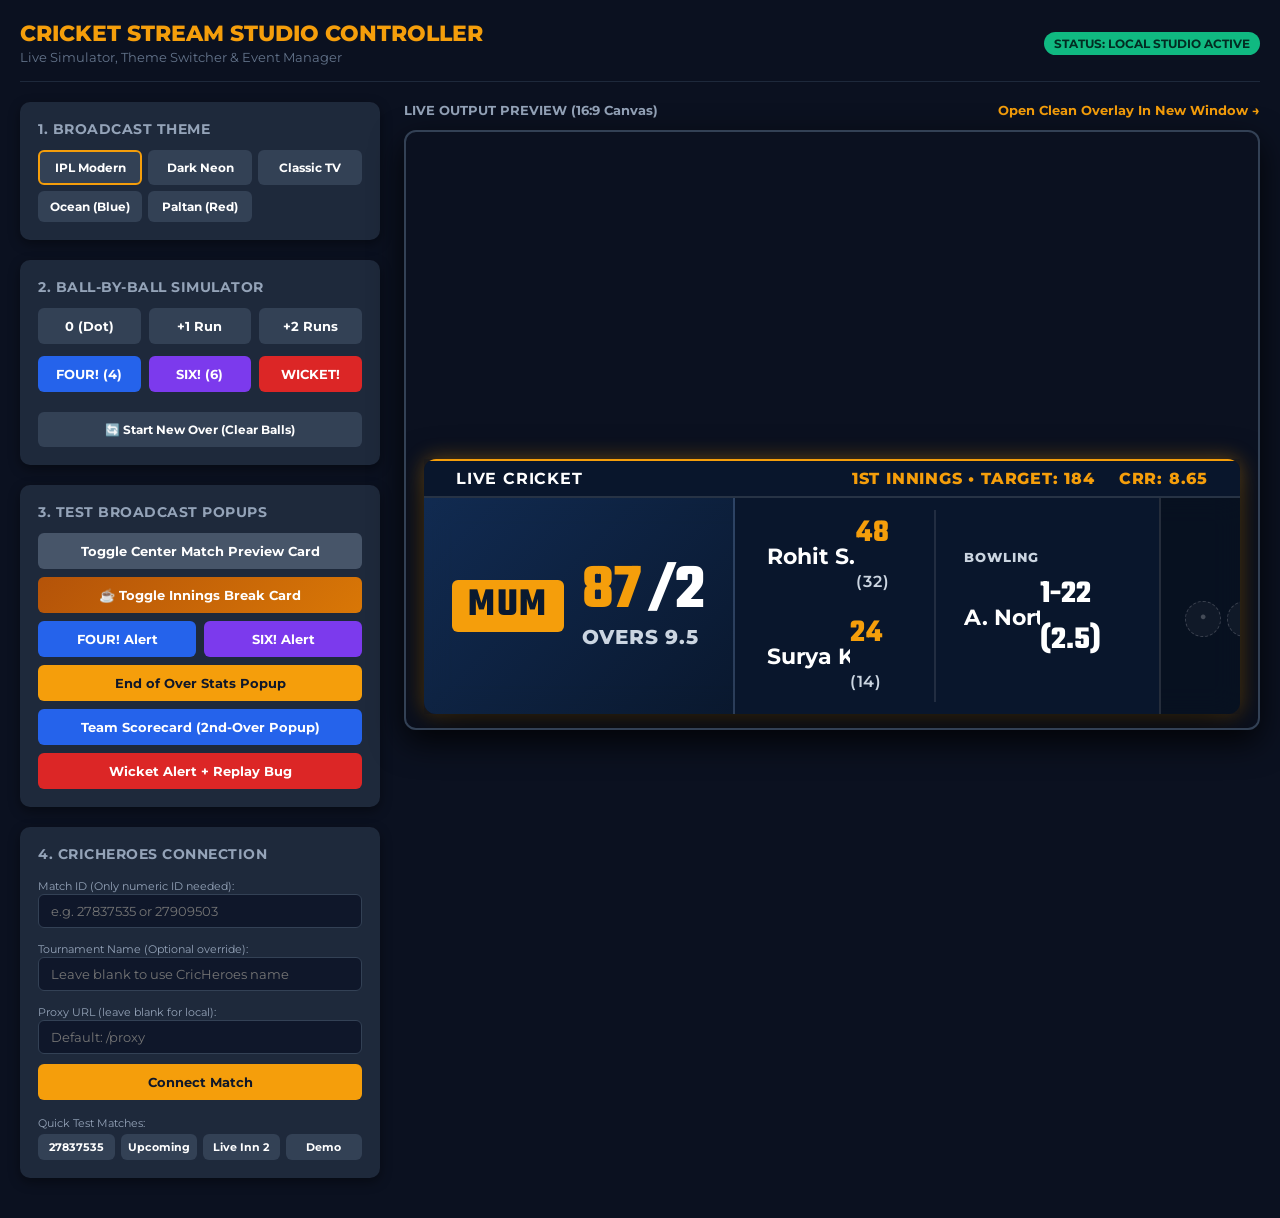
<file: controller.html>
<!DOCTYPE html>
<html lang="en">
<head>
  <meta charset="UTF-8">
  <meta name="viewport" content="width=device-width, initial-scale=1.0">
  <title>Cricket Stream Overlay Controller & Studio Preview</title>
  <link rel="stylesheet" href="https://fonts.googleapis.com/css2?family=Montserrat:wght@400;600;700;800&display=swap">
  <style>
    * { box-sizing: border-box; margin: 0; padding: 0; font-family: 'Montserrat', sans-serif; }
    body { background: #0b1120; color: #f8fafc; padding: 20px; }
    header { display: flex; justify-content: space-between; align-items: center; margin-bottom: 20px; padding-bottom: 15px; border-bottom: 1px solid #1e293b; }
    h1 { font-size: 22px; font-weight: 800; color: #f59e0b; }
    .status-badge { background: #10b981; color: #022c22; font-weight: 700; padding: 4px 10px; border-radius: 20px; font-size: 12px; }

    .main-grid { display: grid; grid-template-columns: 360px 1fr; gap: 24px; }

    /* Left Control Sidebar */
    .panel { background: #1e293b; border-radius: 10px; padding: 18px; margin-bottom: 20px; box-shadow: 0 4px 12px rgba(0,0,0,0.4); }
    .panel-title { font-size: 14px; font-weight: 700; text-transform: uppercase; color: #94a3b8; margin-bottom: 12px; letter-spacing: 0.5px; }

    .btn-group { display: grid; grid-template-columns: repeat(3, 1fr); gap: 8px; margin-bottom: 12px; }
    button {
      background: #334155; color: #fff; border: none; padding: 10px 8px; border-radius: 6px;
      font-weight: 700; font-size: 13px; cursor: pointer; transition: all 0.2s;
    }
    button:hover { background: #475569; transform: translateY(-1px); }
    button.btn-amber { background: #f59e0b; color: #0f172a; }
    button.btn-amber:hover { background: #d97706; }
    button.btn-red { background: #dc2626; color: #fff; }
    button.btn-red:hover { background: #b91c1c; }
    button.btn-blue { background: #2563eb; color: #fff; }
    button.btn-purple { background: #7c3aed; color: #fff; }

    .theme-picker { display: flex; gap: 8px; }
    .theme-btn { flex: 1; padding: 8px; font-size: 12px; }
    .theme-btn.active { border: 2px solid #f59e0b; }

    input, select {
      width: 100%; background: #0f172a; border: 1px solid #334155; color: #fff;
      padding: 8px 12px; border-radius: 6px; font-size: 13px; margin-bottom: 10px;
    }

    /* Right Preview Section */
    .preview-section { display: flex; flex-direction: column; gap: 12px; }
    .preview-header { display: flex; justify-content: space-between; align-items: center; }
    .preview-container {
      position: relative;
      width: 100%;
      height: 600px;
      background: url('https://images.unsplash.com/photo-1540747913346-19e32dc3e97e?q=80&w=1600&auto=format&fit=crop') center/cover no-repeat;
      border: 2px solid #334155;
      border-radius: 12px;
      overflow: hidden;
      box-shadow: 0 12px 32px rgba(0,0,0,0.8);
    }
    iframe { width: 100%; height: 100%; border: none; }
  </style>
</head>
<body>

  <header>
    <div>
      <h1>CRICKET STREAM STUDIO CONTROLLER</h1>
      <small style="color: #64748b;">Live Simulator, Theme Switcher & Event Manager</small>
    </div>
    <div class="status-badge" id="status-tag">STATUS: LOCAL STUDIO ACTIVE</div>
  </header>

  <div class="main-grid">
    <!-- Left: Controls -->
    <div class="controls-col">
      <!-- Theme Selection -->
      <div class="panel">
        <div class="panel-title">1. Broadcast Theme</div>
        <div class="theme-picker" style="display:grid; grid-template-columns: repeat(auto-fit, minmax(100px, 1fr)); gap: 6px;">
          <button class="theme-btn active" onclick="changeTheme('ipl')">IPL Modern</button>
          <button class="theme-btn" onclick="changeTheme('neon')">Dark Neon</button>
          <button class="theme-btn" onclick="changeTheme('classic')">Classic TV</button>
          <button class="theme-btn" onclick="changeTheme('ocean')">Ocean (Blue)</button>
          <button class="theme-btn" onclick="changeTheme('paltan')">Paltan (Red)</button>
        </div>
      </div>

      <!-- Quick Scoring Simulation -->
      <div class="panel">
        <div class="panel-title">2. Ball-by-Ball Simulator</div>
        <div class="btn-group">
          <button onclick="addRun(0)">0 (Dot)</button>
          <button onclick="addRun(1)">+1 Run</button>
          <button onclick="addRun(2)">+2 Runs</button>
        </div>
        <div class="btn-group">
          <button class="btn-blue" onclick="addRun(4)">FOUR! (4)</button>
          <button class="btn-purple" onclick="addRun(6)">SIX! (6)</button>
          <button class="btn-red" onclick="triggerWicketEvent()">WICKET!</button>
        </div>
        <button style="width:100%; margin-top:8px; background:#334155; font-size:12px;" onclick="startNewOver()">
          🔄 Start New Over (Clear Balls)
        </button>
      </div>

      <!-- Automated Triggers & Popups -->
      <div class="panel">
        <div class="panel-title">3. Test Broadcast Popups</div>
        <button style="width:100%; margin-bottom:8px; background:#475569;" onclick="toggleUpcomingPreview()">
          Toggle Center Match Preview Card
        </button>
        <button style="width:100%; margin-bottom:8px; background:linear-gradient(135deg, #b45309, #d97706); color:#fff; font-weight:700;" onclick="toggleInningsBreak()">
          ☕ Toggle Innings Break Card
        </button>
        <div style="display:flex; gap:8px; margin-bottom:8px;">
          <button style="flex:1;" class="btn-blue" onclick="triggerFourEvent()">
            FOUR! Alert
          </button>
          <button style="flex:1;" class="btn-purple" onclick="triggerSixEvent()">
            SIX! Alert
          </button>
        </div>
        <button style="width:100%; margin-bottom:8px;" class="btn-amber" onclick="triggerOverEnd()">
          End of Over Stats Popup
        </button>
        <button style="width:100%; margin-bottom:8px;" class="btn-blue" onclick="triggerScorecard()">
          Team Scorecard (2nd-Over Popup)
        </button>
        <button style="width:100%;" class="btn-red" onclick="triggerWicketEvent()">
          Wicket Alert + Replay Bug
        </button>
      </div>

      <!-- CricHeroes Live Sync Config -->
      <div class="panel">
        <div class="panel-title">4. CricHeroes Connection</div>
        <label style="font-size:11px; color:#94a3b8;">Match ID (Only numeric ID needed):</label>
        <input type="text" id="ch-match-id" placeholder="e.g. 27837535 or 27909503">
        <label style="font-size:11px; color:#94a3b8;">Tournament Name (Optional override):</label>
        <input type="text" id="ch-tournament-name" placeholder="Leave blank to use CricHeroes name">
        <label style="font-size:11px; color:#94a3b8;">Proxy URL (leave blank for local):</label>
        <input type="text" id="ch-proxy-url" placeholder="Default: /proxy">
        <button class="btn-amber" style="width:100%; margin-bottom:8px;" onclick="connectCricHeroes()">Connect Match</button>
        
        <div style="font-size:11px; color:#94a3b8; margin: 8px 0 4px 0;">Quick Test Matches:</div>
        <div style="display:flex; gap:6px;">
          <button style="flex:1; font-size:11px; padding:6px 2px;" onclick="loadPresetMatch('27837535')">27837535</button>
          <button style="flex:1; font-size:11px; padding:6px 2px;" onclick="loadPresetMatch('27909503')">Upcoming</button>
          <button style="flex:1; font-size:11px; padding:6px 2px;" onclick="loadPresetMatch('27924686')">Live Inn 2</button>
          <button style="flex:1; font-size:11px; padding:6px 2px;" onclick="loadPresetMatch('demo')">Demo</button>
        </div>
      </div>
    </div>

    <!-- Right: Studio Live Preview -->
    <div class="preview-section">
      <div class="preview-header">
        <span style="font-weight:700; font-size:13px; color:#94a3b8;">LIVE OUTPUT PREVIEW (16:9 Canvas)</span>
        <a href="index.html" target="_blank" style="color:#f59e0b; font-size:13px; font-weight:700; text-decoration:none;">Open Clean Overlay In New Window &rarr;</a>
      </div>
      <div class="preview-container">
        <iframe id="overlay-frame" src="index.html"></iframe>
      </div>
    </div>
  </div>

  <script>
    const iframe = document.getElementById('overlay-frame');

    function changeTheme(themeName) {
      document.querySelectorAll('.theme-btn').forEach(b => b.classList.remove('active'));
      event.target.classList.add('active');
      iframe.contentWindow.postMessage({ type: 'SET_THEME', theme: themeName }, '*');
    }

    function addRun(runs) {
      const state = iframe.contentWindow.cricketOverlay.getState();
      if (!Array.isArray(state.thisOver)) state.thisOver = [];

      // If previous over already finished (6 balls bowled), auto-clear for new over
      if (state.thisOver.length >= 6) {
        state.thisOver = [];
      }

      state.battingTeam.score += runs;
      state.thisOver.push(runs === 0 ? "•" : String(runs));

      // Increment overs
      const currentOversFloat = parseFloat(state.battingTeam.overs || "0");
      let overNum = Math.floor(currentOversFloat);
      let ballNum = Math.round((currentOversFloat % 1) * 10) + 1;
      if (ballNum >= 6) {
        overNum += 1;
        ballNum = 0;
      }
      state.battingTeam.overs = `${overNum}.${ballNum}`;

      // Update striker
      state.batsmen[0].runs += runs;
      state.batsmen[0].balls += 1;
      if (runs === 4) state.batsmen[0].fours += 1;
      if (runs === 6) state.batsmen[0].sixes += 1;

      iframe.contentWindow.postMessage({ type: 'UPDATE_OVERLAY_STATE', state: state }, '*');

      if (runs === 4) {
        iframe.contentWindow.postMessage({ type: 'TRIGGER_FOUR', batsman: state.batsmen[0].name }, '*');
      } else if (runs === 6) {
        iframe.contentWindow.postMessage({ type: 'TRIGGER_SIX', batsman: state.batsmen[0].name }, '*');
      }
    }

    function startNewOver() {
      const state = iframe.contentWindow.cricketOverlay.getState();
      state.thisOver = [];
      iframe.contentWindow.postMessage({ type: 'UPDATE_OVERLAY_STATE', state: state }, '*');
    }

    function triggerFourEvent() {
      iframe.contentWindow.postMessage({ type: 'TRIGGER_FOUR' }, '*');
    }

    function triggerSixEvent() {
      iframe.contentWindow.postMessage({ type: 'TRIGGER_SIX' }, '*');
    }

    function toggleUpcomingPreview() {
      if (!iframe.contentWindow || !iframe.contentWindow.cricketOverlay) return;
      const state = iframe.contentWindow.cricketOverlay.getState();
      state.isUpcoming = !state.isUpcoming;
      if (state.isUpcoming) {
        state.teamA = {
          name: "Ocean Warriors",
          shortName: "OW",
          captain: "Auddii",
          logo: "https://media.cricheroes.in/team_logo/1761759472924_CKpYufmc7X3X.jpeg"
        };
        state.teamB = {
          name: "R10 ELEVENS",
          shortName: "R10",
          captain: "Shankar Rathod",
          logo: "https://media.cricheroes.in/team_logo/1791812642205_kO8mwM1EI9f2.png"
        };
        state.tournament = "PRE-MATCH BROADCAST PREVIEW";
        state.format = "16 OVERS • TENNIS BALL";
        state.venue = "CSMCC CHANDKHED, PUNE";
        state.startTime = "Today • 03:30 PM";
        state.toss = "TOSS PENDING";
        state.matchStatus = "MATCH STARTING SOON";
      }
      iframe.contentWindow.postMessage({ type: 'UPDATE_OVERLAY_STATE', state: state }, '*');
    }

    function toggleInningsBreak() {
      if (!iframe.contentWindow || !iframe.contentWindow.cricketOverlay) return;
      const state = iframe.contentWindow.cricketOverlay.getState();
      state.isInningsBreak = !state.isInningsBreak;
      iframe.contentWindow.postMessage({ type: 'UPDATE_OVERLAY_STATE', state: state }, '*');
    }

    function triggerWicketEvent() {
      iframe.contentWindow.postMessage({ type: 'TRIGGER_WICKET' }, '*');
    }

    function triggerOverEnd() {
      const state = iframe.contentWindow.cricketOverlay.getState();
      iframe.contentWindow.postMessage({ type: 'TRIGGER_OVER_SUMMARY' }, '*');
      setTimeout(() => {
        state.thisOver = [];
        iframe.contentWindow.postMessage({ type: 'UPDATE_OVERLAY_STATE', state: state }, '*');
      }, 3500);
    }

    function triggerScorecard() {
      iframe.contentWindow.postMessage({ type: 'TRIGGER_SCORECARD' }, '*');
    }

    function loadPresetMatch(mid) {
      document.getElementById('ch-match-id').value = mid;
      connectCricHeroes();
    }

    function connectCricHeroes() {
      const inputVal = document.getElementById('ch-match-id').value.trim();
      let pUrl = document.getElementById('ch-proxy-url').value.trim() || '/proxy';
      if (!inputVal) { alert("Please enter a valid CricHeroes Match ID, URL, or 'demo'."); return; }

      // Extract numeric match ID for MQTT and preserve full URL for metadata scraper
      const idMatch = inputVal.match(/\d{7,10}/);
      const cleanId = idMatch ? idMatch[0] : inputVal;
      const urlQuery = inputVal.startsWith('http') ? `&matchUrl=${encodeURIComponent(inputVal)}` : '';
      const tournVal = document.getElementById('ch-tournament-name').value.trim();
      const tournQuery = tournVal ? `&tournament=${encodeURIComponent(tournVal)}` : '';

      iframe.src = `index.html?mode=live&matchId=${encodeURIComponent(cleanId)}${urlQuery}${tournQuery}&proxyUrl=${encodeURIComponent(pUrl)}&t=${Date.now()}`;
      document.getElementById('status-tag').innerText = `STATUS: CONNECTED TO MATCH ${cleanId}`;
      document.getElementById('status-tag').style.background = '#10b981';
    }
  </script>
</body>
</html>
</file>
